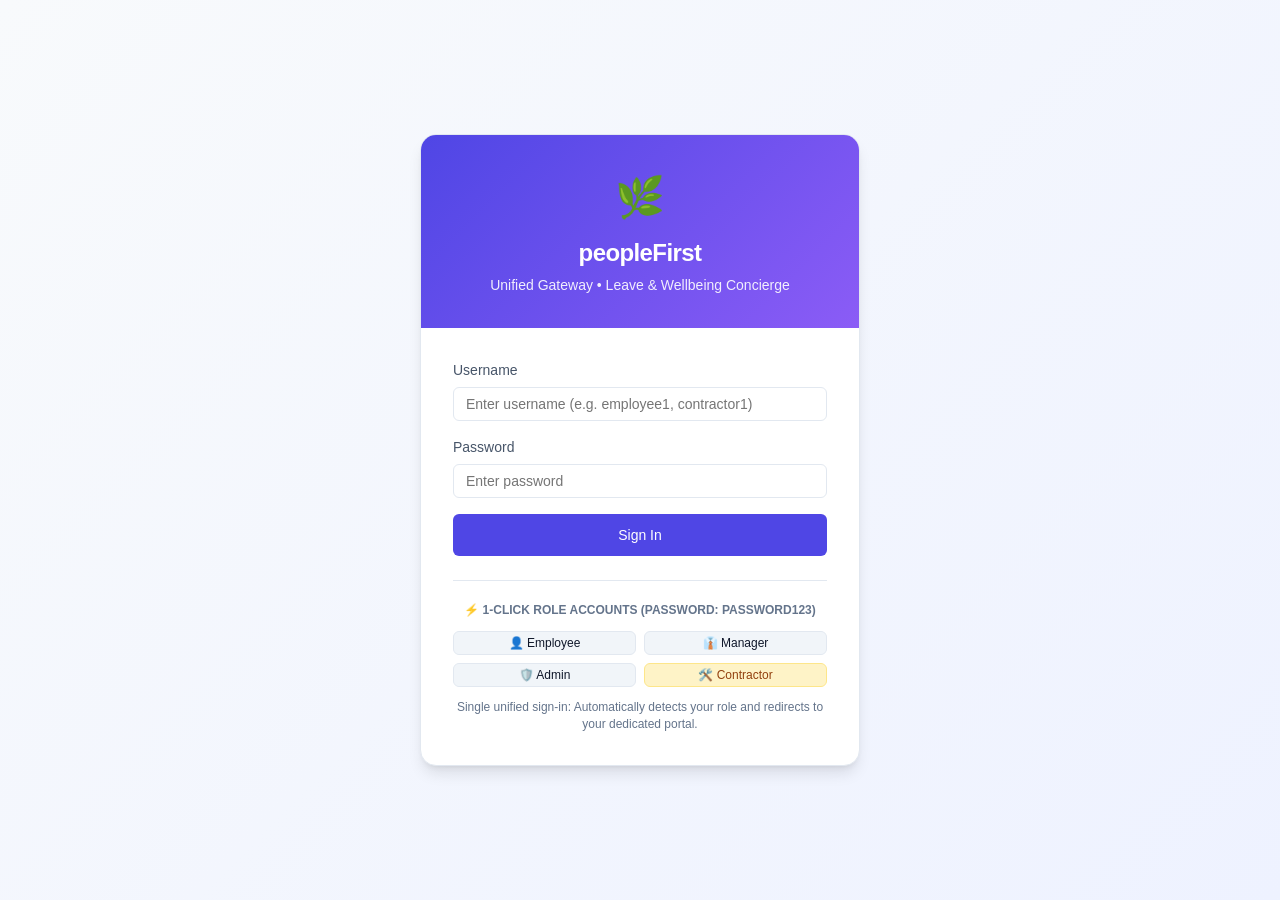
<file: frontend/index.html>
<!DOCTYPE html>
<html lang="en">
<head>
  <meta charset="UTF-8">
  <meta name="viewport" content="width=device-width, initial-scale=1.0">
  <title>peopleFirst — Leave Management & Wellbeing Concierge</title>
  <link rel="stylesheet" href="css/global.css">
  <link rel="stylesheet" href="css/components.css">
  <link rel="stylesheet" href="css/pages/portal.css">
</head>
<body>
  <div id="app"></div>

  <script type="module" src="js/core/app.js"></script>
</body>
</html>
</file>
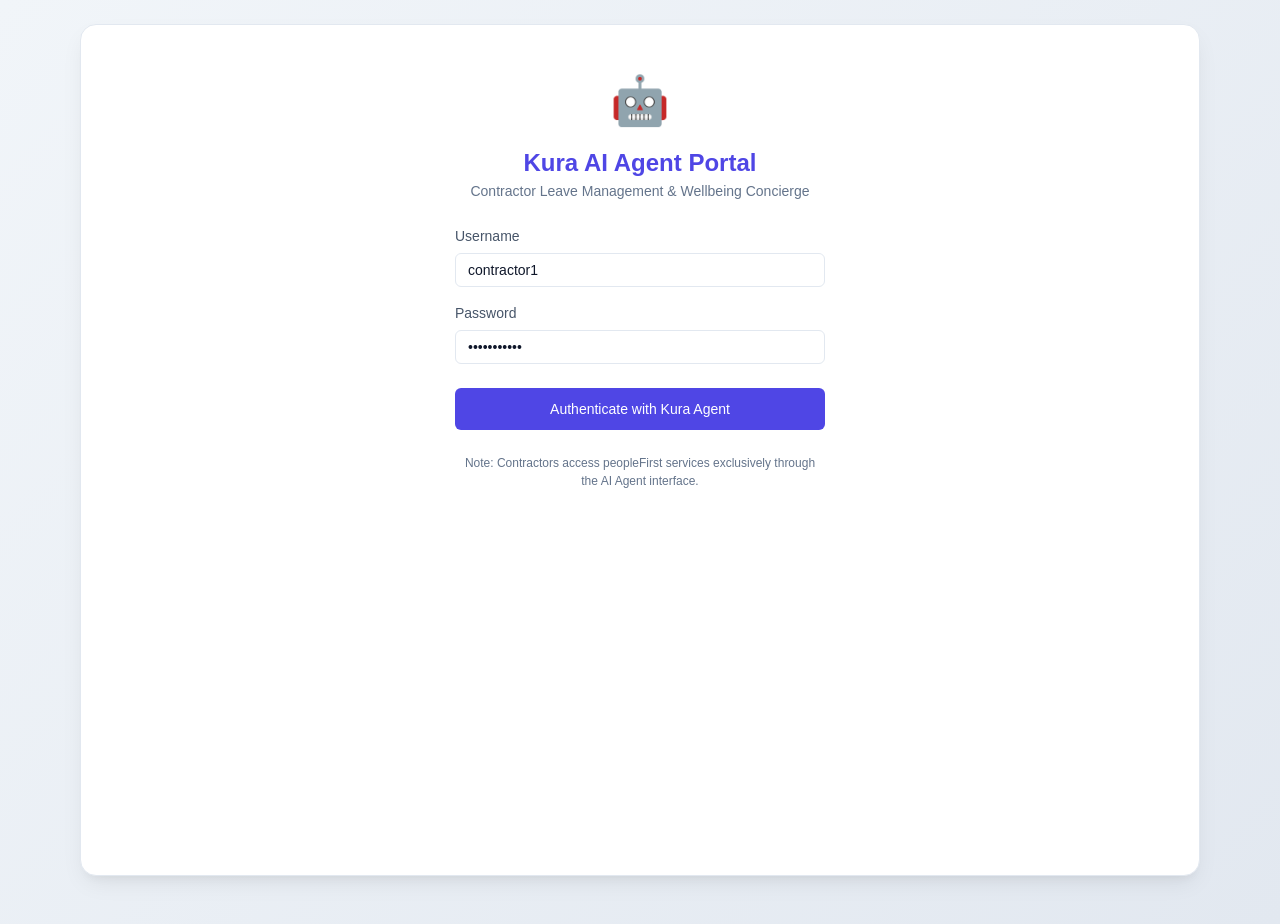
<file: frontend/contractor.html>
<!DOCTYPE html>
<html lang="en">
<head>
  <meta charset="UTF-8">
  <meta name="viewport" content="width=device-width, initial-scale=1.0">
  <title>Kura · Contractor Portal | peopleFirst</title>
  <link rel="stylesheet" href="css/global.css">
  <link rel="stylesheet" href="css/components.css">
  <link rel="stylesheet" href="css/pages/portal.css">
</head>
<body style="background: linear-gradient(135deg, #f1f5f9 0%, #e2e8f0 100%);">
  <div class="contractor-container">
    <div id="contractorAgentApp" style="height: 100%;"></div>
  </div>

  <script type="module">
    import { AgentChat } from './js/features/agent/agentChat.js';
    document.addEventListener('DOMContentLoaded', () => {
      AgentChat.init('contractorAgentApp');
    });
  </script>
</body>
</html>
</file>
<file: frontend/css/global.css>
:root {
  --primary: #4f46e5;
  --primary-hover: #4338ca;
  --primary-light: #eef2ff;
  --secondary: #0ea5e9;
  --success: #10b981;
  --success-light: #ecfdf5;
  --warning: #f59e0b;
  --warning-light: #fffbeb;
  --danger: #ef4444;
  --danger-light: #fef2f2;
  --purple: #8b5cf6;
  --purple-light: #f5f3ff;
  --bg-main: #f8fafc;
  --bg-card: #ffffff;
  --text-main: #0f172a;
  --text-muted: #64748b;
  --text-sub: #475569;
  --border: #e2e8f0;
  --border-focus: #818cf8;
  --radius-sm: 6px;
  --radius-md: 10px;
  --radius-lg: 16px;
  --radius-full: 9999px;
  --shadow-sm: 0 1px 2px 0 rgb(0 0 0 / 0.05);
  --shadow-md: 0 4px 6px -1px rgb(0 0 0 / 0.1), 0 2px 4px -2px rgb(0 0 0 / 0.1);
  --shadow-lg: 0 10px 15px -3px rgb(0 0 0 / 0.1), 0 4px 6px -4px rgb(0 0 0 / 0.1);
  --font-sans: -apple-system, BlinkMacSystemFont, "Segoe UI", Roboto, "Helvetica Neue", Arial, sans-serif;
}

* {
  box-sizing: border-box;
  margin: 0;
  padding: 0;
}

body {
  font-family: var(--font-sans);
  background-color: var(--bg-main);
  color: var(--text-main);
  line-height: 1.5;
  min-height: 100vh;
  -webkit-font-smoothing: antialiased;
}

a {
  color: var(--primary);
  text-decoration: none;
}

a:hover {
  text-decoration: underline;
}

button, input, select, textarea {
  font-family: inherit;
}

.hidden {
  display: none !important;
}

.flex {
  display: flex;
}

.items-center {
  align-items: center;
}

.justify-between {
  justify-content: space-between;
}

.gap-2 { gap: 0.5rem; }
.gap-3 { gap: 0.75rem; }
.gap-4 { gap: 1rem; }
.gap-6 { gap: 1.5rem; }
</file>
<file: frontend/css/components.css>
/* Buttons */
.btn {
  display: inline-flex;
  align-items: center;
  justify-content: center;
  padding: 0.5rem 1rem;
  font-size: 0.875rem;
  font-weight: 500;
  border-radius: var(--radius-sm);
  border: 1px solid transparent;
  cursor: pointer;
  transition: all 0.15s ease-in-out;
  gap: 0.375rem;
}
.btn-primary {
  background-color: var(--primary);
  color: #fff;
}
.btn-primary:hover {
  background-color: var(--primary-hover);
}
.btn-secondary {
  background-color: #f1f5f9;
  color: var(--text-main);
  border-color: var(--border);
}
.btn-secondary:hover {
  background-color: #e2e8f0;
}
.btn-success {
  background-color: var(--success);
  color: #fff;
}
.btn-danger {
  background-color: var(--danger);
  color: #fff;
}
.btn-outline {
  background-color: transparent;
  border-color: var(--border);
  color: var(--text-sub);
}
.btn-outline:hover {
  background-color: #f8fafc;
}
.btn-sm {
  padding: 0.25rem 0.5rem;
  font-size: 0.75rem;
}

/* Badges */
.badge {
  display: inline-flex;
  align-items: center;
  padding: 0.25rem 0.625rem;
  font-size: 0.75rem;
  font-weight: 600;
  border-radius: var(--radius-full);
}
.badge-pending {
  background-color: var(--warning-light);
  color: #b45309;
}
.badge-approved {
  background-color: var(--success-light);
  color: #065f46;
}
.badge-rejected {
  background-color: var(--danger-light);
  color: #991b1b;
}
.badge-returned {
  background-color: #f3e8ff;
  color: #6b21a8;
}
.badge-cancelled {
  background-color: #f1f5f9;
  color: #475569;
}

/* Cards */
.card {
  background: var(--bg-card);
  border: 1px solid var(--border);
  border-radius: var(--radius-md);
  box-shadow: var(--shadow-sm);
  overflow: hidden;
}
.card-header {
  padding: 1rem 1.25rem;
  border-bottom: 1px solid var(--border);
  font-weight: 600;
  font-size: 1rem;
  display: flex;
  align-items: center;
  justify-content: space-between;
}
.card-body {
  padding: 1.25rem;
}

/* Balance Cards Grid */
.balance-grid {
  display: grid;
  grid-template-columns: repeat(auto-fill, minmax(220px, 1fr));
  gap: 1rem;
  margin-bottom: 1.5rem;
}
.balance-card {
  background: #ffffff;
  border: 1px solid var(--border);
  border-radius: var(--radius-md);
  padding: 1.25rem;
  box-shadow: var(--shadow-sm);
  display: flex;
  flex-direction: column;
  transition: transform 0.2s, box-shadow 0.2s;
}
.balance-card:hover {
  transform: translateY(-2px);
  box-shadow: var(--shadow-md);
}
.balance-card-type {
  font-size: 0.875rem;
  font-weight: 600;
  color: var(--text-muted);
  text-transform: uppercase;
  letter-spacing: 0.05em;
  margin-bottom: 0.5rem;
}
.balance-card-days {
  font-size: 2rem;
  font-weight: 700;
  color: var(--primary);
  line-height: 1;
  margin-bottom: 0.5rem;
}
.balance-card-meta {
  font-size: 0.75rem;
  color: var(--text-muted);
  display: flex;
  justify-content: space-between;
  border-top: 1px solid #f1f5f9;
  padding-top: 0.5rem;
}

/* Form controls */
.form-group {
  margin-bottom: 1rem;
}
.form-label {
  display: block;
  font-size: 0.875rem;
  font-weight: 500;
  color: var(--text-sub);
  margin-bottom: 0.375rem;
}
.form-input, .form-select, .form-textarea {
  width: 100%;
  padding: 0.5rem 0.75rem;
  border: 1px solid var(--border);
  border-radius: var(--radius-sm);
  font-size: 0.875rem;
  color: var(--text-main);
  background-color: #fff;
  transition: border-color 0.15s ease;
}
input[type="date"].form-input {
  cursor: pointer;
  min-height: 42px;
  position: relative;
  font-family: inherit;
}
input[type="date"]::-webkit-calendar-picker-indicator {
  cursor: pointer;
  padding: 6px;
  border-radius: var(--radius-sm);
  background-color: #f1f5f9;
  transition: all 0.15s ease;
}
input[type="date"]::-webkit-calendar-picker-indicator:hover {
  background-color: #e2e8f0;
  transform: scale(1.08);
}
.date-preset-btn {
  font-size: 0.75rem !important;
  padding: 0.25rem 0.65rem !important;
  border-radius: 9999px !important;
  background: #ffffff !important;
  border: 1px solid var(--border) !important;
  color: var(--text-main) !important;
  font-weight: 500;
  transition: all 0.15s ease;
}
.date-preset-btn:hover {
  background: #eef2ff !important;
  border-color: #6366f1 !important;
  color: #4338ca !important;
  box-shadow: 0 1px 2px rgba(0,0,0,0.05);
}
.form-input:focus, .form-select:focus, .form-textarea:focus {
  outline: none;
  border-color: var(--border-focus);
  box-shadow: 0 0 0 3px rgba(99, 102, 241, 0.15);
}
.form-helper {
  font-size: 0.75rem;
  color: var(--text-muted);
  margin-top: 0.25rem;
}

/* Alerts */
.alert {
  padding: 0.875rem 1rem;
  border-radius: var(--radius-sm);
  font-size: 0.875rem;
  margin-bottom: 1rem;
  display: flex;
  align-items: flex-start;
  gap: 0.5rem;
}
.alert-info {
  background-color: var(--primary-light);
  color: #3730a3;
  border: 1px solid #c7d2fe;
}
.alert-warning {
  background-color: var(--warning-light);
  color: #92400e;
  border: 1px solid #fde68a;
}
.alert-danger {
  background-color: var(--danger-light);
  color: #991b1b;
  border: 1px solid #fecaca;
}
.alert-success {
  background-color: var(--success-light);
  color: #065f46;
  border: 1px solid #a7f3d0;
}

/* Tables */
.table-container {
  width: 100%;
  overflow-x: auto;
  border: 1px solid var(--border);
  border-radius: var(--radius-md);
  background: #fff;
}
.table {
  width: 100%;
  border-collapse: collapse;
  text-align: left;
  font-size: 0.875rem;
}
.table th {
  background-color: #f8fafc;
  padding: 0.75rem 1rem;
  font-weight: 600;
  color: var(--text-sub);
  border-bottom: 1px solid var(--border);
}
.table td {
  padding: 0.875rem 1rem;
  border-bottom: 1px solid var(--border);
  color: var(--text-main);
}
.table tr:last-child td {
  border-bottom: none;
}
.table tr:hover td {
  background-color: #f8fafc;
}

/* Modals */
.modal-backdrop {
  position: fixed;
  top: 0;
  left: 0;
  right: 0;
  bottom: 0;
  background: rgba(15, 23, 42, 0.6);
  backdrop-filter: blur(2px);
  display: flex;
  align-items: center;
  justify-content: center;
  z-index: 999;
}
.modal-content {
  background: #fff;
  border-radius: var(--radius-lg);
  box-shadow: var(--shadow-lg);
  max-width: 550px;
  width: 90%;
  max-height: 85vh;
  overflow-y: auto;
}
.modal-header {
  padding: 1.25rem 1.5rem;
  border-bottom: 1px solid var(--border);
  display: flex;
  align-items: center;
  justify-content: space-between;
}
.modal-body {
  padding: 1.5rem;
}
.modal-footer {
  padding: 1rem 1.5rem;
  border-top: 1px solid var(--border);
  display: flex;
  justify-content: flex-end;
  gap: 0.75rem;
  background: #f8fafc;
}

/* Floating Kura Chat Widget */
.chat-launcher {
  position: fixed;
  bottom: 1.5rem;
  right: 1.5rem;
  background: linear-gradient(135deg, var(--primary), var(--purple));
  color: #fff;
  border: none;
  border-radius: var(--radius-full);
  padding: 0.875rem 1.25rem;
  display: flex;
  align-items: center;
  gap: 0.5rem;
  font-weight: 600;
  box-shadow: 0 4px 14px rgba(79, 70, 229, 0.4);
  cursor: pointer;
  z-index: 900;
  transition: transform 0.2s, box-shadow 0.2s;
}
.chat-launcher:hover {
  transform: scale(1.03);
  box-shadow: 0 6px 20px rgba(79, 70, 229, 0.5);
}
.chat-drawer {
  position: fixed;
  bottom: 5.5rem;
  right: 1.5rem;
  width: 380px;
  max-width: calc(100vw - 3rem);
  height: 540px;
  max-height: calc(100vh - 7rem);
  background: #fff;
  border: 1px solid var(--border);
  border-radius: var(--radius-lg);
  box-shadow: var(--shadow-lg);
  display: flex;
  flex-direction: column;
  z-index: 950;
  overflow: hidden;
}
.chat-header {
  padding: 1rem;
  background: linear-gradient(135deg, var(--primary), var(--purple));
  color: #fff;
  display: flex;
  align-items: center;
  justify-content: space-between;
}
.chat-messages {
  flex: 1;
  padding: 1rem;
  overflow-y: auto;
  display: flex;
  flex-direction: column;
  gap: 0.75rem;
  background: #f8fafc;
}
.chat-bubble {
  max-width: 85%;
  padding: 0.75rem 1rem;
  border-radius: var(--radius-md);
  font-size: 0.875rem;
  line-height: 1.4;
  white-space: pre-wrap;
}
.chat-bubble-agent {
  align-self: flex-start;
  background: #fff;
  color: var(--text-main);
  border: 1px solid var(--border);
  border-bottom-left-radius: 2px;
}
.chat-bubble-user {
  align-self: flex-end;
  background: var(--primary);
  color: #fff;
  border-bottom-right-radius: 2px;
}
.chat-quick-replies {
  display: flex;
  flex-wrap: wrap;
  gap: 0.375rem;
  padding: 0.5rem 1rem;
  background: #fff;
  border-top: 1px solid var(--border);
}
.quick-reply-chip {
  background: var(--primary-light);
  color: var(--primary);
  border: 1px solid #c7d2fe;
  border-radius: var(--radius-full);
  padding: 0.25rem 0.625rem;
  font-size: 0.75rem;
  cursor: pointer;
  transition: background 0.15s;
}
.quick-reply-chip:hover {
  background: #e0e7ff;
}
.chat-input-row {
  display: flex;
  padding: 0.75rem;
  background: #fff;
  border-top: 1px solid var(--border);
  gap: 0.5rem;
}
.chat-input {
  flex: 1;
  border: 1px solid var(--border);
  border-radius: var(--radius-sm);
  padding: 0.5rem 0.75rem;
  font-size: 0.875rem;
}
.kura-table {
  width: 100%;
  border-collapse: collapse;
  font-size: inherit;
  margin: 0.25rem 0;
}
.kura-table th,
.kura-table td {
  border: 1px solid var(--border);
  padding: 0.25rem 0.5rem;
  text-align: left;
}
.kura-table th {
  background: #f1f5f9;
  font-weight: 600;
}
</file>
<file: frontend/css/pages/portal.css>
.app-layout {
  display: flex;
  min-height: 100vh;
}

.sidebar {
  width: 260px;
  background: #ffffff;
  border-right: 1px solid var(--border);
  display: flex;
  flex-direction: column;
}

.sidebar-brand {
  padding: 1.25rem 1.5rem;
  font-size: 1.25rem;
  font-weight: 700;
  color: var(--primary);
  display: flex;
  align-items: center;
  gap: 0.5rem;
  border-bottom: 1px solid var(--border);
}

.sidebar-nav {
  flex: 1;
  padding: 1rem 0.75rem;
  display: flex;
  flex-direction: column;
  gap: 0.25rem;
}

.nav-item {
  display: flex;
  align-items: center;
  gap: 0.75rem;
  padding: 0.625rem 0.875rem;
  border-radius: var(--radius-sm);
  color: var(--text-sub);
  font-size: 0.875rem;
  font-weight: 500;
  cursor: pointer;
  transition: all 0.15s;
}

.nav-item:hover {
  background: #f1f5f9;
  color: var(--text-main);
  text-decoration: none;
}

.nav-item.active {
  background: var(--primary-light);
  color: var(--primary);
  font-weight: 600;
}

.sidebar-footer {
  padding: 1rem;
  border-top: 1px solid var(--border);
  display: flex;
  align-items: center;
  justify-content: space-between;
}

.main-content {
  flex: 1;
  display: flex;
  flex-direction: column;
  background: var(--bg-main);
}

.topbar {
  background: #ffffff;
  border-bottom: 1px solid var(--border);
  padding: 0.875rem 2rem;
  display: flex;
  align-items: center;
  justify-content: space-between;
}

.content-container {
  padding: 2rem;
  max-width: 1200px;
  width: 100%;
  margin: 0 auto;
}

.view-header {
  margin-bottom: 1.5rem;
  display: flex;
  align-items: center;
  justify-content: space-between;
}
.view-title {
  font-size: 1.5rem;
  font-weight: 700;
  color: var(--text-main);
}
.view-subtitle {
  font-size: 0.875rem;
  color: var(--text-muted);
  margin-top: 0.25rem;
}

/* Contractor screen */
.contractor-container {
  max-width: 1120px;
  margin: 1.5rem auto;
  height: calc(100vh - 3rem);
  display: flex;
  flex-direction: column;
  background: #fff;
  border: 1px solid var(--border);
  border-radius: var(--radius-lg);
  box-shadow: 0 10px 25px -5px rgba(0, 0, 0, 0.08), 0 8px 10px -6px rgba(0, 0, 0, 0.05);
  overflow: hidden;
}

.contractor-layout {
  display: grid;
  grid-template-columns: 1fr 340px;
  height: calc(100% - 65px);
  overflow: hidden;
}

.contractor-sidebar {
  border-left: 1px solid var(--border);
  background: #f8fafc;
  padding: 1.25rem;
  overflow-y: auto;
  display: flex;
  flex-direction: column;
  gap: 1.25rem;
}

@media (max-width: 900px) {
  .contractor-layout {
    grid-template-columns: 1fr;
  }
  .contractor-sidebar {
    display: none;
  }
}

@media (max-width: 768px) {
  .app-layout {
    flex-direction: column;
  }
  .sidebar {
    width: 100%;
  }
  .content-container {
    padding: 1rem;
  }
}
</file>
